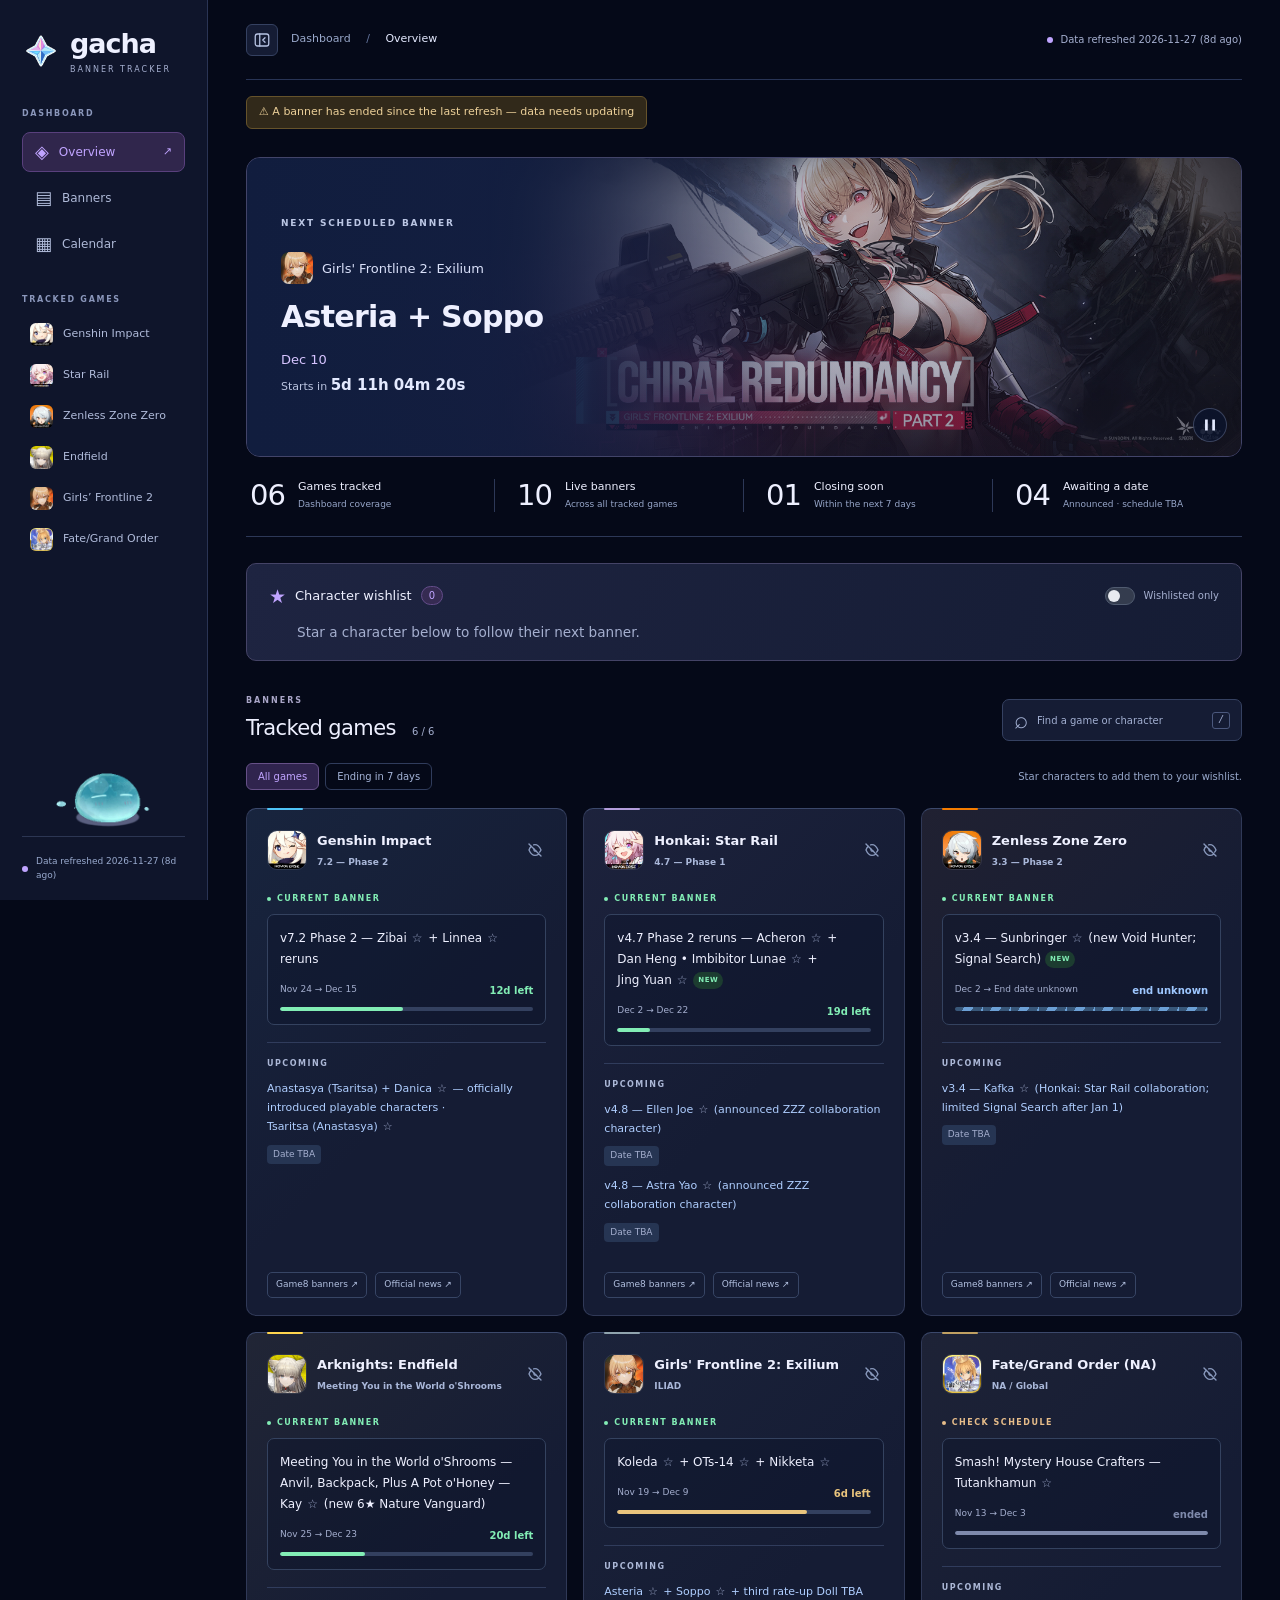
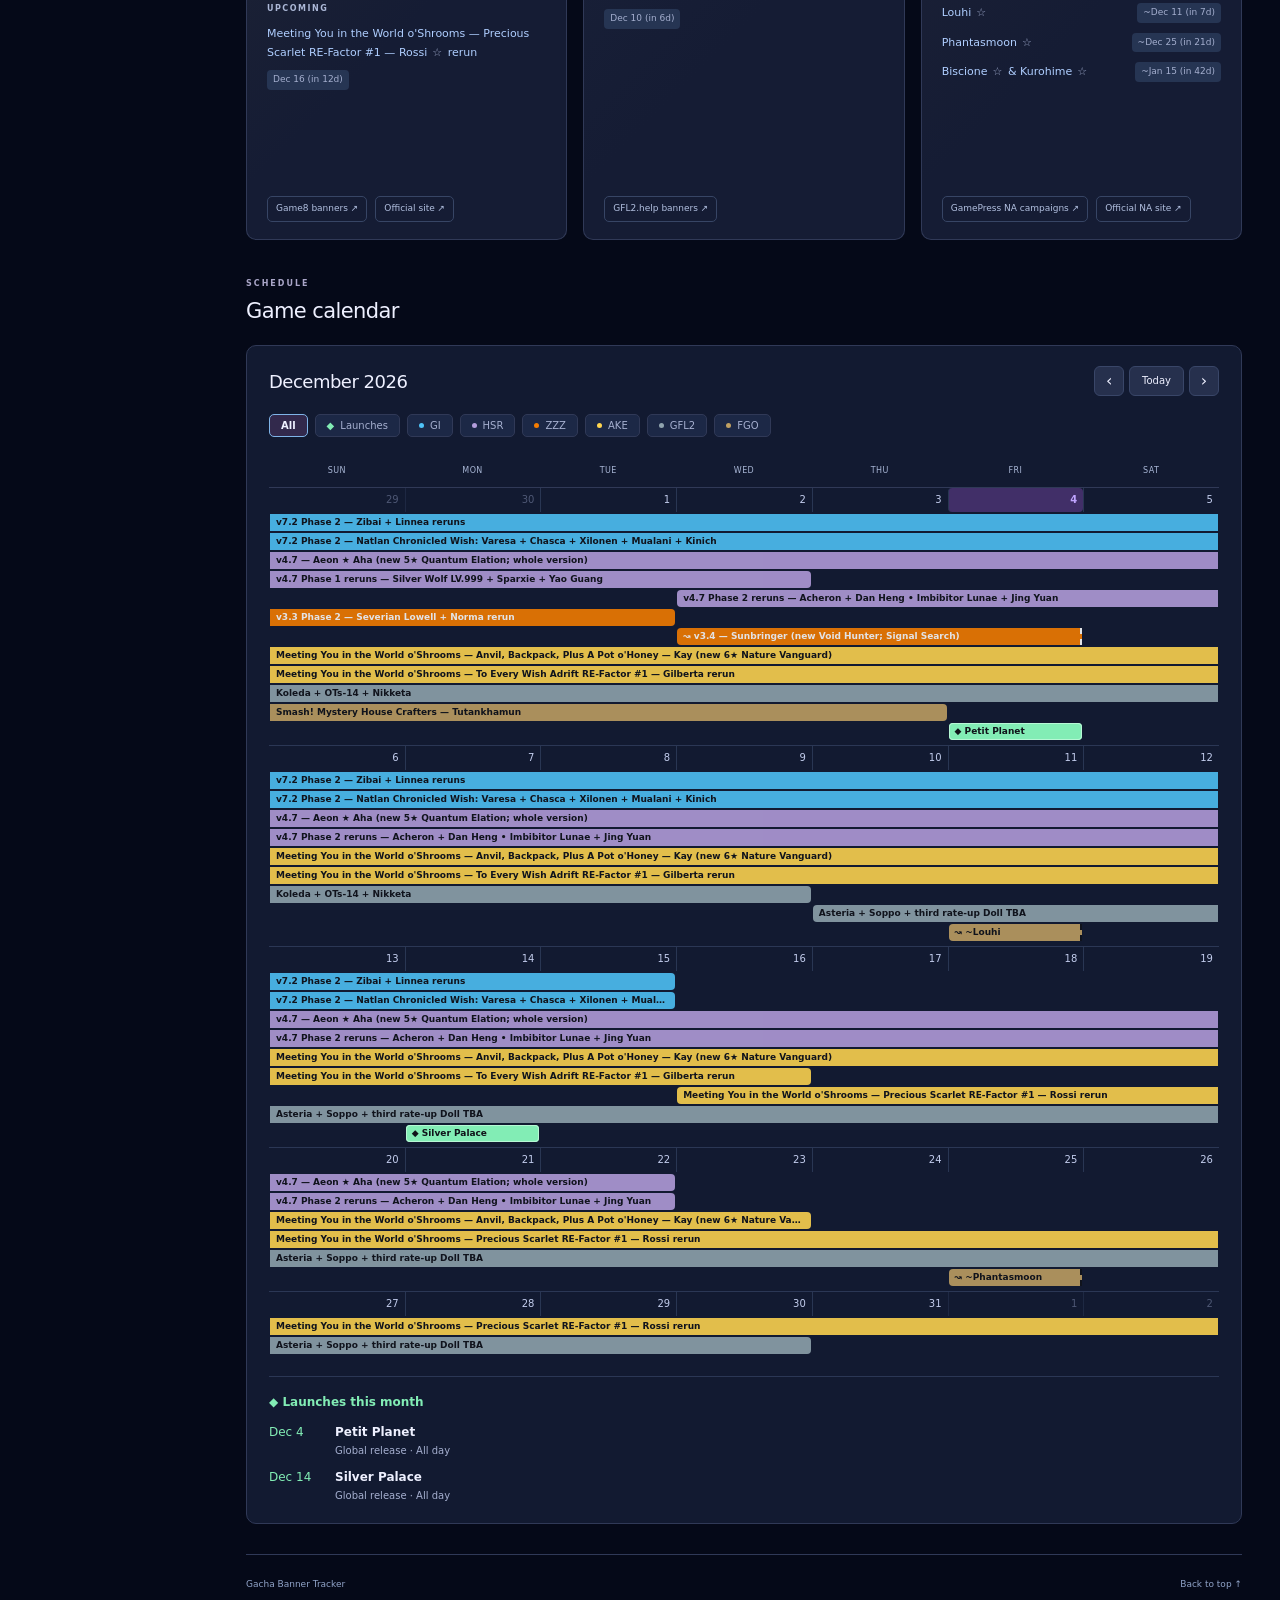
<file: index.html>
<!DOCTYPE html>
<html lang="en">
<head>
<meta charset="UTF-8">
<meta name="viewport" content="width=device-width, initial-scale=1.0">
<title>Gacha Banner Tracker</title>
<link rel="icon" type="image/png" sizes="64x64" href="assets/primogem-favicon.png">
<script defer src="https://cloud.umami.is/script.js" data-website-id="9a27ab70-b7f9-4a97-ad02-49ae5259eb6a"></script>
<style>
  :root {
    --bg: #0f1117;
    --card: #181c26;
    --card-border: #262c3a;
    --text: #e8eaf0;
    --muted: #8a91a3;
    --green: #4caf7d;
    --amber: #e0a93e;
    --red: #e05c5c;
    --gray: #5a617a;
    --current-text: #ffffff;
    --upcoming-text: #9ecbff;
    --leaked-text: #d5b5f5;
  }
  * { box-sizing: border-box; margin: 0; padding: 0; }
  body {
    background: var(--bg);
    color: var(--text);
    font-family: "Segoe UI", system-ui, sans-serif;
    padding: 24px;
    min-height: 100vh;
  }
  header {
    display: flex; align-items: baseline; gap: 16px; flex-wrap: wrap;
    margin-bottom: 20px;
  }
  h1 { font-size: 1.4rem; font-weight: 600; }
  .site-title { display: flex; align-items: center; gap: 8px; }
  .site-title-icon { width: 30px; height: 30px; object-fit: contain; flex: none; }
  .updated { color: var(--muted); font-size: 0.85rem; }
  .stale-warn {
    background: #3a2a1a; color: #f0b860; border: 1px solid #5a4020;
    padding: 4px 10px; border-radius: 6px; font-size: 0.8rem;
  }
  .grid {
    display: grid;
    grid-template-columns: repeat(auto-fill, minmax(360px, 1fr));
    grid-auto-rows: 1fr;
    gap: 16px;
  }
  .card {
    background: var(--card);
    border: 1px solid var(--card-border);
    border-radius: 12px;
    padding: 16px 18px;
    border-top: 3px solid var(--accent, var(--gray));
    display: flex;
    flex-direction: column;
  }
  .card h2 { font-size: 1.05rem; font-weight: 700; color: #ffffff; display: flex; align-items: center; gap: 8px; }
  .gicon { width: 22px; height: 22px; border-radius: 5px; flex: none; }
  .card-hide {
    display: inline-flex; align-items: center; justify-content: center; flex: none;
    width: 25px; height: 25px; padding: 0; border: 0; border-radius: 6px;
    background: transparent; color: var(--muted); cursor: pointer;
  }
  .card-hide svg { width: 16px; height: 16px; }
  .card-hide:hover { color: var(--text); background: #252c3b; }
  .card-hide:focus-visible, .hidden-games-toggle:focus-visible, .hidden-game-show:focus-visible,
  .hidden-games-show-all:focus-visible, .dashboard-toast button:focus-visible {
    outline: 2px solid #fff; outline-offset: 2px;
  }
  .ver {
    font-size: 0.72rem; color: var(--muted); background: #222838;
    padding: 2px 8px; border-radius: 10px; white-space: nowrap;
  }
  .banner { margin-top: 12px; }
  .banner-title { font-size: 0.92rem; margin-bottom: 6px; color: var(--current-text); }
  .meta { display: flex; justify-content: space-between; font-size: 0.78rem; color: var(--muted); margin-bottom: 4px; }
  .days { font-weight: 700; }
  .days.ok { color: var(--green); }
  .days.soon { color: var(--amber); }
  .days.urgent { color: var(--red); }
  .days.ended { color: var(--gray); }
  .days.upcoming { color: #7fb4e8; }
  .days.unknown { color: #9ec7ff; }
  .bar { height: 6px; background: #232938; border-radius: 3px; overflow: hidden; }
  .bar-fill { height: 100%; border-radius: 3px; transition: width 0.3s; }
  .bar-fill.unknown {
    width: 100%;
    background: repeating-linear-gradient(120deg, #385779 0 8px, #6b9fd5 8px 16px);
    background-size: 28px 100%;
    animation: unknown-slide 1.4s linear infinite;
  }
  @keyframes unknown-slide { to { background-position: 28px 0; } }
  @media (prefers-reduced-motion: reduce) { .bar-fill.unknown { animation: none; } }
  .upcoming { margin-top: 12px; padding-top: 10px; border-top: 1px dashed var(--card-border); }
  .upcoming h3 { font-size: 0.72rem; text-transform: uppercase; letter-spacing: 0.08em; color: var(--upcoming-text); margin-bottom: 6px; }
  .upcoming li {
    list-style: none; font-size: 0.85rem; margin-bottom: 4px;
    display: flex; justify-content: space-between; gap: 10px; color: var(--upcoming-text);
  }
  .upcoming .when { color: var(--muted); font-size: 0.78rem; white-space: nowrap; }
  .leaks { margin-top: 12px; padding-top: 10px; border-top: 1px dashed var(--card-border); }
  .leaks h3 { font-size: 0.72rem; text-transform: uppercase; letter-spacing: 0.08em; color: var(--leaked-text); margin-bottom: 6px; }
  .leaks li { list-style: none; font-size: 0.85rem; margin-bottom: 9px; color: var(--leaked-text); }
  .leak-meta { display: flex; flex-wrap: wrap; align-items: center; gap: 5px 8px; margin-top: 4px; font-size: 0.73rem; color: var(--muted); }
  .leak-meta a { color: #7fb4e8; }
  .confidence { padding: 2px 6px; border-radius: 4px; background: #232938; }
  .confidence.medium { color: #c4b5fd; }
  .confidence.low { color: #c2c8d2; }
  .confidence.high { color: #93c5fd; }
  .check {
    margin-top: 12px; padding: 10px; background: #2a2030; border: 1px solid #4a3050;
    border-radius: 8px; font-size: 0.85rem; color: #d8a0e8;
  }
  .links { margin-top: auto; padding-top: 12px; display: flex; gap: 10px; flex-wrap: wrap; }
  .links a {
    font-size: 0.78rem; color: #7fb4e8; text-decoration: none;
    background: #1d2433; padding: 3px 10px; border-radius: 6px;
  }
  .links a:hover { background: #243048; }
  .ending-badge {
    font-size: 0.68rem; background: #4a2222; color: #f08080;
    padding: 2px 8px; border-radius: 10px; font-weight: 600;
  }
  .new-badge {
    font-size: 0.68rem; background: #1d3a2a; color: #6fe0a0;
    padding: 2px 8px; border-radius: 10px; font-weight: 600;
  }
  .calendar-section { margin-top: 28px; }
  .calendar-section > h2 {
    font-size: 1.05rem; font-weight: 600; margin-bottom: 12px;
  }
  .cal-card {
    background: var(--card);
    border: 1px solid var(--card-border);
    border-radius: 12px;
    padding: 14px 16px;
  }
  .cal-header { display: flex; align-items: center; justify-content: space-between; margin-bottom: 10px; }
  .cal-header h3 { font-size: 0.95rem; font-weight: 600; }
  .cal-nav { display: flex; gap: 6px; }
  .cal-nav button {
    width: 28px; height: 28px; border-radius: 6px; cursor: pointer;
    background: #222838; border: 1px solid var(--card-border); color: var(--text);
    font-size: 1rem; line-height: 1;
  }
  .cal-nav button:hover { background: #2c3550; }
  .cal-filters { display: flex; gap: 6px; flex-wrap: wrap; margin-bottom: 10px; }
  .cal-filter {
    display: flex; align-items: center; gap: 6px;
    font-size: 0.75rem; font-family: inherit; color: var(--muted); cursor: pointer;
    background: #1d2433; border: 1px solid var(--card-border); border-radius: 14px;
    padding: 3px 11px;
  }
  .cal-filter:hover { background: #243048; color: var(--text); }
  .cal-filter.active {
    background: #222d45; color: var(--text); font-weight: 600;
    border-color: var(--chip, #7fb4e8);
  }
  .cal-dows, .cal-week { display: grid; grid-template-columns: repeat(7, 1fr); }
  .cal-dow {
    font-size: 0.65rem; text-transform: uppercase; letter-spacing: 0.05em;
    color: var(--muted); text-align: center; padding: 4px 0;
    border-bottom: 1px solid var(--card-border);
  }
  .cal-week { border-bottom: 1px solid #1f2430; padding-bottom: 5px; align-content: start; }
  .cal-week:last-child { border-bottom: none; padding-bottom: 0; }
  .cal-daynum {
    grid-row: 1; text-align: right; font-size: 0.75rem;
    padding: 4px 6px 3px; min-height: 24px;
    border-left: 1px solid #1f2430;
  }
  .cal-daynum:first-child { border-left: none; }
  .cal-daynum.other { color: var(--gray); opacity: 0.55; }
  .cal-daynum.today { background: #2a3450; border-radius: 4px; font-weight: 700; }
  .cal-bar {
    height: 17px; line-height: 17px; margin: 2px 1px 0;
    padding: 0 6px; font-size: 0.68rem; font-weight: 600;
    white-space: nowrap; overflow: hidden; text-overflow: ellipsis;
    cursor: default;
  }
  .cal-bar.starts { border-top-left-radius: 4px; border-bottom-left-radius: 4px; }
  .cal-bar.ends { border-top-right-radius: 4px; border-bottom-right-radius: 4px; }
  .cal-bar.unknown-end {
    border-right: 2px dashed currentColor;
    background-image: repeating-linear-gradient(120deg, transparent 0 7px, rgba(255,255,255,0.25) 7px 12px);
  }
  .cal-dot { width: 5px; height: 5px; border-radius: 50%; flex: none; }
  #cal-tooltip {
    position: fixed; z-index: 10; display: none;
    background: #1d2433; border: 1px solid #3a4258; border-radius: 8px;
    padding: 8px 10px; font-size: 0.78rem; max-width: 280px;
    box-shadow: 0 4px 16px rgba(0,0,0,0.5); pointer-events: none;
  }
  #cal-tooltip .tt-date { color: var(--muted); font-size: 0.7rem; margin-bottom: 5px; }
  #cal-tooltip .tt-row {
    display: flex; align-items: baseline; gap: 6px; margin-top: 3px;
  }
  #cal-tooltip .tt-row .cal-dot { position: relative; top: -1px; }
</style>
<style>
  .wishlist-panel { background: var(--card); border: 1px solid var(--card-border); border-radius: 12px; padding: 16px 18px; margin-bottom: 20px; }
  .wishlist-panel h2 { font-size: 1rem; margin-bottom: 8px; }
  .wishlist-panel p, .wishlist-panel label { font-size: .85rem; color: var(--muted); }
  .wish-group { margin: 10px 0; }

  .wish-header { display: flex; align-items: center; justify-content: space-between; flex-wrap: wrap; gap: 12px; }
  .wish-header h2 { display: flex; align-items: center; gap: 9px; margin: 0; }
  .wish-heading-star { color: #ffe09a; }
  #wish-count { color: #ffe09a; background: #342d20; border: 1px solid #51432a; border-radius: 20px; padding: 2px 8px; font-size: .72rem; }
  .wish-filter { display: inline-flex; align-items: center; gap: 8px; cursor: pointer; }
  .wish-filter input { appearance: none; position: relative; width: 30px; height: 18px; background: #343c4e; border: 1px solid #505b70; border-radius: 20px; cursor: pointer; }
  .wish-filter input::after { content: ''; position: absolute; width: 12px; height: 12px; top: 2px; left: 2px; background: #e8eaf0; border-radius: 50%; }
  .wish-filter input:checked { background: #80642e; border-color: #cfa34c; }
  .wish-filter input:checked::after { left: 14px; background: #ffe09a; }
  .wish-empty-state { padding: 24px 12px 12px; text-align: center; }
  .wish-empty-state strong { display: block; color: var(--text); margin-bottom: 6px; font-size: .9rem; }
  .wish-tabs { display: flex; gap: 5px; margin-top: 12px; padding: 3px; width: fit-content; max-width: 100%; overflow-x: auto; background: #131822; border: 1px solid #252c3a; border-radius: 9px; }
  .wish-tab { display: inline-flex; align-items: center; gap: 6px; border: 0; border-radius: 6px; padding: 5px 10px; white-space: nowrap; background: transparent; color: var(--muted); font: inherit; font-size: .75rem; cursor: pointer; }
  .wish-tab:hover { color: var(--text); background: #202736; }
  .wish-tab[aria-selected="true"] { color: var(--text); background: #2a3243; box-shadow: 0 1px 4px #0005; }
  .wish-tab[data-wish-tab="live"][aria-selected="true"] { color: #82edb5; }
  .wish-tab[data-wish-tab="soon"][aria-selected="true"] { color: #a9d1ff; }
  .wish-tab-count { min-width: 18px; padding: 1px 5px; border-radius: 9px; background: #171c26; color: currentColor; text-align: center; font-size: .65rem; }
  .wish-tab:focus-visible { outline: 2px solid #fff; outline-offset: 2px; }
  .wish-tab-empty { margin: 13px 3px 2px; color: var(--muted); font-size: .78rem; }
  .wish-clusters { display: flex; flex-wrap: wrap; gap: 8px; margin-top: 12px; }
  .wish-cluster { display: inline-flex; align-items: center; flex-wrap: wrap; gap: 6px; min-width: 0; padding: 5px 6px; border: 1px solid #2d3545; border-left: 2px solid var(--accent, #5a617a); border-radius: 9px; background: #141923; }
  .wish-cluster-game { display: inline-flex; align-items: center; gap: 6px; padding: 0 4px 0 1px; color: #b4bbca; font-size: .7rem; font-weight: 700; letter-spacing: .03em; }
  .wish-cluster-game img { width: 20px; height: 20px; border-radius: 5px; }
  .wish-cluster-list { display: flex; flex-wrap: wrap; gap: 5px; padding: 0; list-style: none; }
  .wish-chip { position: relative; display: inline-flex; align-items: center; gap: 5px; max-width: 100%; padding: 3px 7px 3px 3px; border: 1px solid #343d4f; border-radius: 16px; background: linear-gradient(135deg, #252938, #1b202c); box-shadow: inset 0 1px rgba(255,255,255,.04); }
  .wish-chip:hover, .wish-chip:focus-within { border-color: var(--accent, #ffe09a); box-shadow: 0 0 12px color-mix(in srgb, var(--accent, #ffe09a) 18%, transparent); }
  .wish-chip-name { min-width: 0; overflow-wrap: anywhere; font-size: .78rem; font-weight: 600; }
  .wish-chip > .wish-star { flex: none; margin: 0; padding: 3px 5px; border-radius: 50%; }
  .wish-chip-status { flex: none; font-size: .62rem; line-height: 1.35; padding: 1px 5px; border-radius: 9px; color: #b4bbca; background: #2a303e; }
  @media (max-width: 440px) { .wish-cluster { width: 100%; } }
  .wish-chip-status.live { color: #82edb5; background: #1c3c30; }
  .wish-chip-status.scheduled { color: #a9d1ff; background: #243950; }
  .wish-character { display: inline; }
  .wish-star { border: 0; border-radius: 4px; background: transparent; color: var(--muted); padding: 0 3px; margin-left: 2px; font: inherit; font-size: 1rem; line-height: 1.2; cursor: pointer; vertical-align: baseline; }
  .wish-star[aria-pressed="true"] { color: #ffe09a; }
  .wish-star:hover { color: #ffe09a; background: #382d1a; }
  .wish-star:focus-visible, #wish-only:focus-visible { outline: 2px solid #fff; outline-offset: 3px; }
  .cal-bar.wish-match { box-shadow: inset 3px 0 var(--amber); padding-left: 8px; }
  .cal-bar.wish-match { outline: 2px solid #ffe09a; outline-offset: -2px; }
  #wish-status { margin-top: 8px; color: #f0b860; }
  #wish-empty { padding: 16px 0; color: var(--muted); }
  .dashboard-toolbar { display: flex; justify-content: flex-end; margin: -8px 0 10px; }
  .hidden-games-menu { position: relative; }
  .hidden-games-toggle {
    border: 1px solid var(--card-border); border-radius: 8px; padding: 6px 10px;
    background: #1d2433; color: var(--muted); font: inherit; font-size: 0.78rem; cursor: pointer;
  }
  .hidden-games-toggle:hover, .hidden-games-toggle[aria-expanded="true"] { background: #263047; color: var(--text); }
  .hidden-games-popover {
    position: absolute; z-index: 20; right: 0; top: calc(100% + 6px); width: min(300px, calc(100vw - 24px));
    padding: 8px; border: 1px solid #394258; border-radius: 10px; background: #1a202d;
    box-shadow: 0 12px 30px rgba(0, 0, 0, .35);
  }
  .hidden-games-list { list-style: none; display: grid; gap: 3px; }
  .hidden-games-list li { display: flex; align-items: center; gap: 8px; min-width: 0; padding: 5px 6px; }
  .hidden-game-icon { width: 20px; height: 20px; border-radius: 5px; flex: none; }
  .hidden-game-name { overflow: hidden; text-overflow: ellipsis; white-space: nowrap; flex: 1; font-size: 0.83rem; }
  .hidden-game-show, .hidden-games-show-all {
    border: 0; border-radius: 6px; padding: 5px 8px; background: #2b354a;
    color: var(--text); font: inherit; font-size: 0.76rem; cursor: pointer;
  }
  .hidden-game-show:hover, .hidden-games-show-all:hover { background: #394660; }
  .hidden-games-footer { display: flex; align-items: center; justify-content: flex-end; gap: 8px; margin-top: 5px; padding: 7px 6px 1px; border-top: 1px solid var(--card-border); }
  .hidden-games-warning { flex: 1; color: var(--amber); font-size: 0.7rem; line-height: 1.3; }
  .dashboard-toast {
    position: fixed; z-index: 50; right: 20px; bottom: 20px; display: flex; align-items: center; gap: 12px;
    max-width: calc(100vw - 24px); padding: 10px 12px; border: 1px solid #46516a; border-radius: 9px;
    background: #222a3a; color: var(--text); box-shadow: 0 10px 28px rgba(0, 0, 0, .38); font-size: 0.84rem;
  }
  .dashboard-toast button { border: 0; background: transparent; color: #9ecbff; font: inherit; font-weight: 700; cursor: pointer; }
  [hidden] { display: none !important; }
  @media (max-width: 440px) { body { padding: 12px; } .grid { grid-template-columns: minmax(0, 1fr); } .card h2 { flex-wrap: wrap; } .dashboard-toast { right: 12px; bottom: 12px; } }
</style>
<link rel="stylesheet" href="dashboard-ui.css?v=20261001-slime">
</head>
<body>
<a class="skip-link" href="#dashboard">Skip to dashboard</a>
<aside class="sidebar" id="dashboard-sidebar" aria-label="Dashboard navigation">
  <a class="brand" href="#dashboard"><img src="assets/primogem.png" alt=""><span>gacha<span class="brand-sub">BANNER TRACKER</span></span></a>
  <div class="nav-caption">DASHBOARD</div>
  <nav class="side-nav">
    <a class="active" href="#dashboard" aria-current="location"><span aria-hidden="true">◈</span> Overview <span class="nav-arrow" aria-hidden="true">↗</span></a>
    <a href="#banners"><span aria-hidden="true">▤</span> Banners</a>
    <a href="#calendar"><span aria-hidden="true">▦</span> Calendar</a>
  </nav>
  <div class="nav-caption games-caption">TRACKED GAMES</div>
  <nav class="universe-nav" id="universe-nav" aria-label="Jump to a game"></nav>
  <div class="sidebar-bottom">
    <div class="sidebar-slime" aria-hidden="true">
      <img id="sidebar-slime-image" src="assets/sidebar-slime.webp" width="112" height="112" alt="" decoding="async">
    </div>
    <div class="sidebar-footer"><span class="status-dot" aria-hidden="true"></span><span id="sidebar-updated"></span></div>
  </div>
</aside>
<main class="main-content" id="dashboard">
<header class="topbar">
  <div class="topbar-start"><button class="sidebar-toggle" id="sidebar-toggle" type="button" aria-label="Collapse sidebar" title="Collapse sidebar" aria-expanded="true" aria-controls="dashboard-sidebar"><svg viewBox="0 0 24 24" fill="none" stroke="currentColor" stroke-width="1.7" stroke-linecap="round" stroke-linejoin="round" aria-hidden="true"><rect x="3" y="4" width="18" height="16" rx="3"/><path d="M9 4v16"/><path class="sidebar-chevron" d="m16 9-3 3 3 3"/></svg></button><div class="breadcrumb">Dashboard <span aria-hidden="true">/</span> <strong>Overview</strong></div></div>
  <div class="refresh-info"><span class="status-dot" aria-hidden="true"></span><span class="updated" id="updated"></span></div>
</header>
<div class="stale-container">
  <span class="stale-warn" id="stale" style="display:none"></span>
</div>
<section class="hero" aria-labelledby="next-banner-label">
  <div class="hero-content"><div class="hero-summary" id="hero-summary"></div></div>
  <img class="hero-art" id="hero-art" alt="" aria-hidden="true" hidden decoding="async">
</section>
<section class="pulse-strip" aria-label="Banner schedule summary" id="pulse-strip"></section>
<section class="wishlist-panel" id="wishlist" aria-labelledby="wish-heading">
  <div class="wish-header">
    <h2 id="wish-heading"><span class="wish-heading-star" aria-hidden="true">★</span> Character wishlist <span id="wish-count"></span></h2>
    <label class="wish-filter" title="Filter game cards and calendar to wishlisted characters"><input id="wish-only" type="checkbox" aria-label="Wishlisted only — cards and calendar"> Wishlisted only</label>
  </div>
  <div id="wish-list"></div>
  <p id="wish-status" role="status"></p>
</section>
<section class="banners-section" id="banners" aria-labelledby="banners-heading">
<div class="section-heading"><div><div class="eyebrow">BANNERS</div><h2 id="banners-heading">Tracked games <span id="visible-game-count"></span></h2></div><label class="search-field"><span aria-hidden="true">⌕</span><input id="game-search" type="search" placeholder="Find a game or character" aria-label="Search games and characters"><kbd aria-hidden="true">/</kbd></label></div>
<div class="lineup-toolbar"><div class="lineup-filters" role="group" aria-label="Filter dashboard games"><button type="button" class="lineup-filter active" data-lineup="all" aria-pressed="true">All games</button><button type="button" class="lineup-filter" data-lineup="soon" aria-pressed="false">Ending in 7 days</button></div><span class="lineup-hint">Star characters to add them to your wishlist.</span></div>
<p id="wish-empty" hidden>No matching game cards. Star a character or turn off “Wishlisted only”.</p>
<p id="search-empty" class="search-empty" role="status" hidden>No games match this search or filter. Try another name or choose All games.</p>
<div class="dashboard-toolbar" id="hidden-games-controls" hidden>
  <div class="hidden-games-menu">
    <button class="hidden-games-toggle" id="hidden-games-toggle" type="button" aria-expanded="false" aria-controls="hidden-games-popover">Hidden games (<span id="hidden-games-count">0</span>)</button>
    <div class="hidden-games-popover" id="hidden-games-popover" hidden aria-label="Hidden dashboard games"></div>
  </div>
</div>
<div class="grid" id="grid"></div>
</section>
<section class="calendar-section" id="calendar" aria-labelledby="calendar-heading">
  <div class="section-heading"><div><div class="eyebrow">SCHEDULE</div><h2 id="calendar-heading">Game calendar</h2></div></div>
  <div class="cal-card">
    <div class="cal-header">
      <h3 id="cal-title"></h3>
      <div class="cal-nav">
        <button id="cal-prev" aria-label="Previous month">‹</button>
        <button id="cal-today" type="button">Today</button>
        <button id="cal-next" aria-label="Next month">›</button>
      </div>
    </div>
    <div class="cal-filters" id="cal-filters"></div>
    <div class="cal-dows">
      <div class="cal-dow">Sun</div><div class="cal-dow">Mon</div><div class="cal-dow">Tue</div>
      <div class="cal-dow">Wed</div><div class="cal-dow">Thu</div><div class="cal-dow">Fri</div>
      <div class="cal-dow">Sat</div>
    </div>
    <div id="cal-weeks"></div>
    <div class="cal-launches" id="cal-launches" hidden></div>
  </div>
</section>
<footer class="page-footer"><span>Gacha Banner Tracker</span><a href="#dashboard">Back to top ↑</a></footer>
</main>
<div id="cal-tooltip"></div>
<div class="dashboard-toast" id="dashboard-toast" role="status" aria-live="polite" hidden>
  <span id="dashboard-toast-message"></span><button id="undo-game-hide" type="button">Undo</button>
</div>

<!-- Load data.js with a unique query so HTTP-served pages never show stale data (no-op on file://) -->
<script>document.write('<script src="data.js?v=' + Date.now() + '"><\/script>')</script>
<script>document.write('<script src="schedule-data.js?v=' + Date.now() + '"><\/script>')</script>
<script src="wishlist.js"></script>
<script src="game-visibility.js"></script>
<script>
(function () {
  const data = window.GACHA_DATA;
  const now = new Date();
  const DAY = 86400000;
  const parse = s => new Date(s + "T00:00:00");
  const fmt = s => parse(s).toLocaleDateString(undefined, { month: "short", day: "numeric" });
  const wishlist = window.GachaWishlist.create({
    getItem: key => window.localStorage.getItem(key),
    setItem: (key, value) => window.localStorage.setItem(key, value)
  });
  const gameVisibility = window.GachaGameVisibility.create({
    getItem: key => window.localStorage.getItem(key),
    setItem: (key, value) => window.localStorage.setItem(key, value)
  });
  let wishlistTab = 'live';
  const esc = value => String(value).replace(/[&<>"']/g, c => ({ '&': '&amp;', '<': '&lt;', '>': '&gt;', '"': '&quot;', "'": '&#39;' }[c]));
  const allEntries = g => [...(g.banners || []), ...(g.upcoming || []), ...(g.leaks || [])];
  const wishAttrs = entry => `data-wish-ids="${esc((entry.characterIds || []).join(' '))}"`;
  const wishStar = (g, id) => {
    const name = esc(g.characters?.[id] || id);
    return `<button type="button" class="wish-star" data-wish-id="${esc(id)}" data-name="${name}" aria-label="Add ${name} to wishlist" title="Add ${name} to wishlist" aria-pressed="false">☆</button>`;
  };
  const wishName = (g, id) => `<span class="wish-character">${esc(g.characters?.[id] || id)}${wishStar(g, id)}</span>`;
  // IDs define identity; name matching only places controls inside the display title.
  const wishTitle = (g, entry) => {
    const title = entry.title;
    const matches = (entry.characterIds || []).map(id => ({ id, name: g.characters?.[id] }))
      .map(item => ({ ...item, index: item.name ? title.indexOf(item.name) : -1 }))
      .sort((a, b) => a.index - b.index || b.name?.length - a.name?.length);
    let result = '', cursor = 0;
    const remaining = [];
    for (const item of matches) {
      if (item.index < cursor) { remaining.push(item.id); continue; }
      result += esc(title.slice(cursor, item.index)) + wishName(g, item.id);
      cursor = item.index + item.name.length;
    }
    return result + esc(title.slice(cursor)) + remaining.map(id => ' · ' + wishName(g, id)).join('');
  };

  // Pick the single banner a card should show right now. A null/missing end is a
  // genuine unknown end, not a one-day duration. Every dated upcoming entry is a
  // candidate, so it is promoted as soon as its start date arrives even when it
  // has no endDate. Prefer active banners, then the most recently ended banner,
  // then the earliest future banner.
  const pickBanner = g => {
    const cands = [];
    for (const b of (g.banners || [])) cands.push({ ...b, title: b.title, start: b.start, end: b.end ?? null });
    for (const u of (g.upcoming || [])) {
      if (u.date) cands.push({ ...u, title: u.title, start: u.date, end: u.endDate ?? null, approx: u.approx });
    }
    if (!cands.length) return null;
    const t = cands.map(c => ({
      ...c,
      s: parse(c.start),
      e: c.end ? new Date(parse(c.end).getTime() + DAY) : null
    }));
    const active = t.filter(c => c.s <= now && (!c.e || now < c.e)).sort((a, b) => b.s - a.s);
    if (active.length) return active[0];
    const ended = t.filter(c => c.e && c.e <= now).sort((a, b) => b.s - a.s);
    if (ended.length) return ended[0];
    return t.sort((a, b) => a.s - b.s)[0];
  };

  // Header: last-updated + staleness
  const updatedEl = document.getElementById("updated");
  const singaporeToday = new Intl.DateTimeFormat('en-CA', {
    timeZone: 'Asia/Singapore', year: 'numeric', month: '2-digit', day: '2-digit'
  }).format(now);
  const updAge = Math.round((Date.parse(singaporeToday) - Date.parse(data.lastUpdated)) / DAY);
  const refreshText = "Data refreshed " + data.lastUpdated +
    (updAge > 0 ? ` (${updAge}d ago)` : updAge === 0 ? " (today)" : "");
  updatedEl.textContent = refreshText;
  document.getElementById('sidebar-updated').textContent = refreshText;

  // Warn only when the banner actually on display has ended (a real gap with no
  // started successor) — auto-advanced cards don't need a "data stale" nudge.
  const anyEnded = data.games.some(g => {
    const p = pickBanner(g);
    return p?.end && new Date(parse(p.end).getTime() + DAY) <= now;
  });
  if (updAge > 10 || anyEnded) {
    const stale = document.getElementById("stale");
    stale.style.display = "";
    stale.textContent = anyEnded
      ? "⚠ A banner has ended since the last refresh — data needs updating"
      : "⚠ Data is " + updAge + " days old — consider refreshing";
  }

  const grid = document.getElementById("grid");
  for (const g of data.games) {
    const card = document.createElement("div");
    card.className = "card";
    card.style.setProperty("--accent", g.accent || "#5a617a");

    const icon = g.icon ? `<img class="gicon" src="${g.icon}" alt="" onerror="this.remove()">` : "";
    const hideIcon = `<svg viewBox="0 0 24 24" fill="none" stroke="currentColor" stroke-width="2" stroke-linecap="round" stroke-linejoin="round" aria-hidden="true" focusable="false"><path d="M3 3l18 18"/><path d="M10.6 10.7a2 2 0 0 0 2.7 2.7"/><path d="M9.9 4.2A10.7 10.7 0 0 1 12 4c5.5 0 9 8 9 8a17.5 17.5 0 0 1-2.1 3.2"/><path d="M6.6 6.6C4.2 8.2 3 12 3 12s3.5 8 9 8a9.8 9.8 0 0 0 5.4-1.6"/></svg>`;
    let html = `<h2><span class="game-name">${esc(g.name)}</span><button class="card-hide" type="button" data-hide-game="${esc(g.short)}" aria-label="Hide ${esc(g.name)} from dashboard" title="Hide ${esc(g.name)} from dashboard">${hideIcon}</button>${icon}<span class="ver">${esc(g.version || "")}</span></h2>`;

    const pb = pickBanner(g);
    if (pb) {
      const start = parse(pb.start);
      const endKnown = Boolean(pb.end);
      const endOfDay = endKnown ? new Date(parse(pb.end).getTime() + DAY) : null;
      const daysLeft = endKnown ? Math.ceil((endOfDay - now) / DAY) : null;
      const total = endKnown ? endOfDay - start : null;
      const pct = endKnown ? Math.min(100, Math.max(0, ((now - start) / total) * 100)) : 100;

      let cls = endKnown ? "ok" : "unknown";
      let label = endKnown ? daysLeft + "d left" : "end unknown";
      let badge = "";
      if (now < start) { cls = "upcoming"; label = "starts in " + Math.ceil((start - now) / DAY) + "d"; }
      else if (endKnown && daysLeft <= 0) { cls = "ended"; label = "ended"; }
      else if (endKnown && daysLeft <= 3) { cls = "urgent"; label = daysLeft + "d left"; badge = `<span class="ending-badge">ENDING SOON</span>`; }
      else if (endKnown && daysLeft <= 7) { cls = "soon"; }
      const isNew = now >= start && (now - start) / DAY <= 3 && (!endKnown || daysLeft > 0);
      if (isNew) badge += ` <span class="new-badge">NEW</span>`;

      const barColor = cls === "urgent" ? "var(--red)" : cls === "soon" ? "var(--amber)" : cls === "ended" ? "var(--gray)" : cls === "upcoming" ? "#7fb4e8" : "var(--green)";
      const dateRange = endKnown ? `${fmt(pb.start)} → ${fmt(pb.end)}` : `${fmt(pb.start)} → End date unknown`;
      const barFill = endKnown
        ? `<div class="bar-fill" style="width:${pct}%;background:${barColor}"></div>`
        : `<div class="bar-fill unknown"></div>`;
      html += `
        <div class="banner" ${wishAttrs(pb)}>
          <div class="banner-title">${wishTitle(g, pb)} ${badge}</div>
          <div class="meta">
            <span>${dateRange}</span>
            <span class="days ${cls}">${label}</span>
          </div>
          <div class="bar">${barFill}</div>
        </div>`;
    }

    if (g.needsCheck) {
      html += `<div class="check">🔍 No tracked banner data — check manually via the links below.</div>`;
    }

    // Announced entries without dates stay here until a start date is confirmed.
    // Dated entries move to the bar above once their start date arrives.
    const futureUp = (g.upcoming || []).filter(u => !u.date || parse(u.date) > now);
    if (futureUp.length) {
      html += `<div class="upcoming"><h3>Upcoming</h3><ul>`;
      for (const u of futureUp) {
        const inDays = u.date ? Math.ceil((parse(u.date) - now) / DAY) : null;
        const when = u.date
          ? (u.approx ? "~" : "") + fmt(u.date) + (inDays > 0 ? ` (in ${inDays}d)` : "")
          : "Date TBA";
        html += `<li ${wishAttrs(u)}><span>${wishTitle(g, u)}</span><span class="when">${when}</span></li>`;
      }
      html += `</ul></div>`;
    }

    // Leaks are display-only: never candidates for promotion or calendar spans.
    if (!['GFL2', 'FGO'].includes(g.short) && g.leaks?.length) {
      html += `<div class="leaks"><h3>Leaked / Unconfirmed</h3><ul>`;
      for (const leak of g.leaks) {
        html += `<li ${wishAttrs(leak)}><span>${wishTitle(g, leak)}</span><div class="leak-meta">` +
          `<span>Rumoured for ${leak.version}</span>` +
          `<span class="confidence ${leak.confidence}" title="${leak.confidenceReason}">${leak.confidence[0].toUpperCase() + leak.confidence.slice(1)} confidence</span>` +
          `<a href="${leak.sourceUrl}" target="_blank" rel="noopener">Source ↗</a>` +
          `<span>Checked ${fmt(leak.checkedAt)}</span></div></li>`;
      }
      html += `</ul></div>`;
    }

    if ((g.links || []).length) {
      html += `<div class="links">` +
        g.links.map(l => `<a href="${l.url}" target="_blank" rel="noopener">${l.label} ↗</a>`).join("") +
        `</div>`;
    }

    card.innerHTML = html;
    grid.appendChild(card);
  }

  // ---- Calendar overview ----
  // Flat list of spans. Null ends remain explicitly open-ended; they are never
  // coerced into fake one-day calendar entries.
  // Open-ended collabs stay on cards but do not occupy calendar lanes. Recognize
  // labelled titles as well as metadata so older/refreshed entries follow the rule.
  const calendarEligible = (entry, end) => Boolean(end) ||
    !(entry.collab === true || /\bcollab(?:oration)?\b/i.test(entry.title || ""));
  const calItems = [];
  for (const g of data.games) {
    const accent = g.accent || "#5a617a";
    for (const b of (g.banners || []).filter(b => calendarEligible(b, b.end)))
      calItems.push({ characterIds: b.characterIds, name: g.name, accent, title: b.title, start: parse(b.start), end: b.end ? parse(b.end) : null, banner: true, unknownEnd: !b.end });
    for (const u of (g.upcoming || []).filter(u => u.date && calendarEligible(u, u.endDate)))
      calItems.push({ characterIds: u.characterIds, name: g.name, accent, title: u.title, start: parse(u.date), end: u.endDate ? parse(u.endDate) : null, approx: u.approx, unknownEnd: !u.endDate });
  }
  // Launches are date milestones, not banners with a fabricated duration.
  const launchAccent = "#82edb5";
  const launchFilter = "__launches__";
  for (const event of (window.GACHA_SCHEDULE?.events || [])) {
    if (event.type !== "launch" || !event.date) continue;
    calItems.push({ id: event.id, type: "launch", name: event.game,
      title: `${event.game} — ${event.region} release`, region: event.region,
      date: event.date, source: event.source, accent: launchAccent,
      start: parse(event.date), filter: launchFilter });
  }

  const fmtD = d => d.toLocaleDateString(undefined, { month: "short", day: "numeric" });
  const textOn = hex => {
    const n = parseInt(hex.slice(1), 16);
    const lum = 0.299 * (n >> 16 & 255) + 0.587 * (n >> 8 & 255) + 0.114 * (n & 255);
    return lum > 150 ? "#10131a" : "#fff";
  };
  const todayMid = new Date(now.getFullYear(), now.getMonth(), now.getDate());
  const calEnd = it => it.type === "launch" ? it.start :
    it.end || (it.start <= todayMid ? todayMid : it.start);

  let calY = now.getFullYear(), calM = now.getMonth();
  const calSel = new Set(); // selected game names or Launches; empty = show all
  const calTitle = document.getElementById("cal-title");
  const weeksEl = document.getElementById("cal-weeks");
  const launchesEl = document.getElementById("cal-launches");
  // Character wishlist filtering applies only to banners, not launch milestones.
  const calendarVisible = it => (!calSel.size || calSel.has(it.filter || it.name)) &&
    (it.type === "launch" || !document.getElementById('wish-only').checked || wishlist.has(it));

  const filtersEl = document.getElementById("cal-filters");
  filtersEl.innerHTML =
    `<button class="cal-filter active" type="button">All</button>` +
    `<button class="cal-filter" type="button" data-game="${launchFilter}" style="--chip:${launchAccent}"><span aria-hidden="true" style="color:var(--chip)">◆</span> Launches</button>` +
    data.games.map(g => {
      const accent = g.accent || "#5a617a";
      return `<button class="cal-filter" type="button" data-game="${g.name}" style="--chip:${accent}" title="${g.name}">` +
        `<span class="cal-dot" style="background:${accent}"></span>${g.short}</button>`;
    }).join("");
  filtersEl.addEventListener("click", e => {
    const btn = e.target.closest(".cal-filter");
    if (!btn) return;
    const game = btn.dataset.game;
    if (!game) calSel.clear();                 // "All" resets the selection
    else if (calSel.has(game)) calSel.delete(game);
    else calSel.add(game);
    filtersEl.querySelectorAll(".cal-filter").forEach(b =>
      b.classList.toggle("active", b.dataset.game ? calSel.has(b.dataset.game) : calSel.size === 0));
    renderCal();
  });

  function renderCal() {
    calTitle.textContent = new Date(calY, calM, 1).toLocaleDateString(undefined, { month: "long", year: "numeric" });
    const first = new Date(calY, calM, 1);
    const last = new Date(calY, calM + 1, 0);
    const gridStart = new Date(calY, calM, 1 - first.getDay());            // back to Sunday
    const gridEnd = new Date(calY, calM, last.getDate() + 6 - last.getDay()); // forward to Saturday
    let html = "";
    for (let ws = new Date(gridStart); ws <= gridEnd; ws.setDate(ws.getDate() + 7)) {
      const weekStart = new Date(ws);
      const weekEnd = new Date(ws); weekEnd.setDate(weekEnd.getDate() + 6);
      // Reserve height for the unfiltered lane count so filtering never shifts the layout
      let lanes = 0;
      for (const it of calItems) {
        const drawEnd = calEnd(it);
        if (!(drawEnd < weekStart || it.start > weekEnd)) lanes++;
      }
      // 24px day-number row + 19px per lane + 5px padding + 1px border (border-box)
      html += `<div class="cal-week" style="min-height:${30 + lanes * 19}px">`;
      for (let i = 0; i < 7; i++) {
        const d = new Date(weekStart); d.setDate(d.getDate() + i);
        const cls = ["cal-daynum"];
        if (d.getMonth() !== calM) cls.push("other");
        if (d.getTime() === todayMid.getTime()) cls.push("today");
        html += `<div class="${cls.join(" ")}">${d.getDate()}</div>`;
      }
      let row = 2; // row 1 holds the day numbers; each bar gets its own lane below
      calItems.forEach((it, idx) => {
        if (!calendarVisible(it)) return;
        const drawEnd = calEnd(it);
        if (drawEnd < weekStart || it.start > weekEnd) return;
        const s = it.start > weekStart ? it.start : weekStart;
        const e = drawEnd < weekEnd ? drawEnd : weekEnd;
        const col = Math.round((s - weekStart) / DAY) + 1;
        const colEnd = Math.round((e - weekStart) / DAY) + 2;
        const cls = ["cal-bar"];
        if (it.type === "launch") cls.push("cal-launch", "ends");
        if (wishlist.has(it)) cls.push('wish-match');
        if (it.start >= weekStart) cls.push("starts");
        if (it.unknownEnd) cls.push("unknown-end");
        else if (it.end && it.end <= weekEnd) cls.push("ends");
        const label = it.type === "launch" ? `◆ ${it.name}` :
          `${wishlist.has(it) ? "★ " : ""}${it.unknownEnd ? "↝ " : ""}${it.approx ? "~" : ""}${it.title}`;
        const detail = it.type === "launch" ? `${it.title} · ${it.date} · All day` : it.title;
        html += `<div class="${cls.join(" ")}" data-i="${idx}" tabindex="0" aria-label="${esc(detail)}" ` +
          `style="grid-row:${row++};grid-column:${col}/${colEnd};background:${it.accent};color:${textOn(it.accent)}">` +
          `${esc(label)}</div>`;
      });
      html += `</div>`;
    }
    weeksEl.innerHTML = html;
    const launches = calItems.filter(it => it.type === "launch" && calendarVisible(it) &&
      it.start >= first && it.start <= last).sort((a, b) => a.start - b.start);
    launchesEl.hidden = launches.length === 0;
    launchesEl.innerHTML = launches.length
      ? `<h4>◆ Launches this month</h4><ul>${launches.map(it =>
        `<li><time datetime="${esc(it.date)}">${esc(fmtD(it.start))}</time><span><strong>${esc(it.name)}</strong><small>${esc(it.region)} release · All day</small></span></li>`
      ).join("")}</ul>` : "";
    document.getElementById("cal-tooltip").style.display = "none";
  }
  renderCal();
  // Lock the weeks area to the current month's height so flipping to a
  // sparser month doesn't collapse the calendar (busier months can still grow)
  weeksEl.style.minHeight = weeksEl.offsetHeight + "px";

  document.getElementById("cal-prev").addEventListener("click", () => {
    calM--; if (calM < 0) { calM = 11; calY--; } renderCal();
  });
  document.getElementById("cal-next").addEventListener("click", () => {
    calM++; if (calM > 11) { calM = 0; calY++; } renderCal();
  });
  document.getElementById("cal-today").addEventListener("click", () => {
    const today = new Date();
    calY = today.getFullYear(); calM = today.getMonth(); renderCal();
  });

  // Full details are available on hover and keyboard focus.
  const tooltip = document.getElementById("cal-tooltip");
  const showCalendarTooltip = e => {
    const bar = e.target.closest(".cal-bar");
    if (!bar) { tooltip.style.display = "none"; return; }
    const it = calItems[+bar.dataset.i];
    const dates = it.type === "launch"
      ? `${it.start.toLocaleDateString(undefined, { year: "numeric", month: "short", day: "numeric" })} · All-day launch`
      : it.unknownEnd
      ? `${it.approx ? "~" : ""}${fmtD(it.start)} → End date unknown`
      : `${it.approx ? "~" : ""}${fmtD(it.start)} → ${fmtD(it.end)} · ${Math.round((it.end - it.start) / DAY) + 1} days`;
    tooltip.innerHTML =
      `<div class="tt-date">${dates}</div>` +
      `<div class="tt-row"><span class="cal-dot" style="background:${it.accent}"></span>` +
      `<span><strong>${esc(it.name)}</strong> · ${esc(it.type === "launch" ? `${it.region} release` : it.title)}</span></div>`;
    tooltip.style.display = "block";
    const r = bar.getBoundingClientRect();
    let x = (e.clientX ?? (r.left + r.width / 2)) - tooltip.offsetWidth / 2;
    x = Math.max(8, Math.min(x, window.innerWidth - tooltip.offsetWidth - 8));
    let y = r.top - tooltip.offsetHeight - 8;
    if (y < 8) y = r.bottom + 8;
    tooltip.style.left = x + "px";
    tooltip.style.top = y + "px";
  };
  weeksEl.addEventListener("mouseover", showCalendarTooltip);
  weeksEl.addEventListener("focusin", showCalendarTooltip);
  weeksEl.addEventListener("focusout", () => { tooltip.style.display = "none"; });
  weeksEl.addEventListener("mouseleave", () => { tooltip.style.display = "none"; });

  function refreshWishlist() {
    const panel = document.getElementById('wish-list');
    const rows = window.GachaWishlist.timeline(data.games, wishlist.selected);
    const tabs = [
      { id: 'live', label: 'Live', rank: 0 },
      { id: 'soon', label: 'Soon', rank: 1 },
      { id: 'tba', label: 'TBA', rank: 2 }
    ].map(tab => ({ ...tab, count: rows.filter(row => row.rank === tab.rank).length }));
    const activeTab = tabs.find(tab => tab.id === wishlistTab) || tabs[0];
    const tabList = tabs.map(tab => `<button type="button" class="wish-tab" role="tab" id="wish-tab-${tab.id}" data-wish-tab="${tab.id}" aria-controls="wish-tabpanel" aria-selected="${tab.id === activeTab.id}" tabindex="${tab.id === activeTab.id ? '0' : '-1'}">${tab.label}<span class="wish-tab-count">${tab.count}</span></button>`).join('');
    const groups = [];
    rows.filter(row => row.rank === activeTab.rank).forEach(row => {
      let group = groups.find(item => item.game === row.game);
      if (!group) { group = { game: row.game, rows: [] }; groups.push(group); }
      group.rows.push(row);
    });
    const content = groups.map(group => {
      const characters = group.rows.map(row => {
        const tone = row.rank === 0 ? 'live' : row.rank === 1 ? 'scheduled' : '';
        const badge = row.rank === 0 ? '● Live' : row.rank === 1 ? `${row.approx ? '~' : ''}${fmt(row.date)}` : 'TBA';
        let detail = row.rank === 0 ? 'Banner live now' : row.rank === 1 ? `${fmt(row.date)} · in ${row.days} ${row.days === 1 ? 'day' : 'days'}` : 'Date TBA';
        if (row.approx) detail += ' · Estimated schedule';
        if (row.leak) detail += ' · Unconfirmed';
        return `<li class="wish-chip" title="${esc(detail)}">${wishStar(row.game, row.id)}<span class="wish-chip-name">${esc(row.name)}</span><span class="wish-chip-status ${tone}">${badge}</span></li>`;
      }).join('');
      const gameName = group.game.name || 'Unknown game';
      const gameIcon = group.game.icon ? `<img src="${esc(group.game.icon)}" alt="">` : '';
      return `<section class="wish-cluster" style="--accent:${esc(group.game.accent || '#5a617a')}" aria-label="${esc(gameName)} wishlist"><span class="wish-cluster-game" title="${esc(gameName)}">${gameIcon}${esc(group.game.short || gameName)}</span><ul class="wish-cluster-list">${characters}</ul></section>`;
    }).join('');
    const emptyLabel = activeTab.id === 'live' ? 'No wishlisted characters are live right now.' : activeTab.id === 'soon' ? 'No wishlisted characters have a scheduled banner.' : 'No wishlisted characters are waiting for a date.';
    panel.innerHTML = rows.length ? `<div class="wish-tabs" role="tablist" aria-label="Wishlist status">${tabList}</div><div id="wish-tabpanel" role="tabpanel" aria-labelledby="wish-tab-${activeTab.id}">${content ? `<div class="wish-clusters">${content}</div>` : `<p class="wish-tab-empty">${emptyLabel}</p>`}</div>` : '<p class="wish-empty-state">Star a character below to follow their next banner.</p>';
    document.getElementById('wish-count').textContent = wishlist.selected.size;
    document.getElementById('wish-status').textContent = wishlist.warning;
    document.querySelectorAll('[data-wish-id]').forEach(button => {
      const selected = wishlist.selected.has(button.dataset.wishId);
      button.setAttribute('aria-pressed', String(selected));
      button.setAttribute('aria-label', `${selected ? 'Remove' : 'Add'} ${button.dataset.name} ${selected ? 'from' : 'to'} wishlist`);
      button.title = button.getAttribute('aria-label');
      button.textContent = selected ? '★' : '☆';
    });
    document.querySelectorAll('[data-wish-ids]').forEach(el => {
      el.classList.toggle('wish-match', wishlist.has({ characterIds: el.dataset.wishIds.split(' ') }));
    });
    applyCardVisibility();
    renderHiddenGamesMenu();
    renderCal();
  }

  const hiddenControls = document.getElementById('hidden-games-controls');
  const hiddenToggle = document.getElementById('hidden-games-toggle');
  const hiddenPopover = document.getElementById('hidden-games-popover');
  const toast = document.getElementById('dashboard-toast');
  let lastHiddenGame = null, toastTimer = null;

  function applyCardVisibility() {
    let visible = 0;
    const wishOnly = document.getElementById('wish-only').checked;
    [...grid.children].forEach((card, index) => {
      const game = data.games[index];
      const wishMatch = Object.keys(game.characters || {}).some(id => wishlist.selected.has(id));
      card.hidden = gameVisibility.has(game.short) || (wishOnly && !wishMatch);
      if (!card.hidden) visible++;
    });
    const empty = document.getElementById('wish-empty');
    empty.hidden = visible > 0;
    if (!visible) {
      empty.textContent = gameVisibility.hidden.size === data.games.length
        ? 'All game cards are hidden. Use Hidden games to restore one.'
        : 'No game cards match the current dashboard settings.';
    }
  }

  function closeHiddenGamesMenu() {
    hiddenPopover.hidden = true;
    hiddenToggle.setAttribute('aria-expanded', 'false');
  }

  function renderHiddenGamesMenu() {
    const hidden = data.games.filter(game => gameVisibility.has(game.short));
    hiddenControls.hidden = hidden.length === 0;
    document.getElementById('hidden-games-count').textContent = hidden.length;
    if (!hidden.length) { closeHiddenGamesMenu(); return; }
    const rows = hidden.map(game => {
      const icon = game.icon ? `<img class="hidden-game-icon" src="${esc(game.icon)}" alt="" onerror="this.remove()">` : '';
      return `<li>${icon}<span class="hidden-game-name">${esc(game.name)}</span><button class="hidden-game-show" type="button" data-show-game="${esc(game.short)}" aria-label="Show ${esc(game.name)} on dashboard" title="Show ${esc(game.name)} on dashboard">Show</button></li>`;
    }).join('');
    const warning = gameVisibility.warning ? `<span class="hidden-games-warning">${esc(gameVisibility.warning)}</span>` : '';
    hiddenPopover.innerHTML = `<ul class="hidden-games-list">${rows}</ul><div class="hidden-games-footer">${warning}<button class="hidden-games-show-all" type="button" data-show-all-games>Show all</button></div>`;
  }

  function showHideToast(game) {
    lastHiddenGame = game;
    document.getElementById('dashboard-toast-message').textContent = `${game.name} hidden from dashboard.${gameVisibility.warning ? ' This change is only available in this tab.' : ''}`;
    toast.hidden = false;
    clearTimeout(toastTimer);
    toastTimer = setTimeout(() => { toast.hidden = true; lastHiddenGame = null; }, 6000);
  }

  document.addEventListener('click', event => {
    const hideButton = event.target.closest('[data-hide-game]');
    if (hideButton) {
      const game = data.games.find(item => item.short === hideButton.dataset.hideGame);
      if (game) { gameVisibility.hide(game.short); applyCardVisibility(); renderHiddenGamesMenu(); showHideToast(game); }
      return;
    }
    const showButton = event.target.closest('[data-show-game]');
    if (showButton) {
      const gameId = showButton.dataset.showGame;
      gameVisibility.show(gameId); applyCardVisibility(); renderHiddenGamesMenu();
      document.querySelector(`[data-hide-game="${gameId}"]`)?.focus();
      return;
    }
    if (event.target.closest('[data-show-all-games]')) {
      gameVisibility.showAll(); applyCardVisibility(); renderHiddenGamesMenu();
      return;
    }
    if (event.target.closest('#hidden-games-toggle')) {
      const open = hiddenPopover.hidden;
      hiddenPopover.hidden = !open;
      hiddenToggle.setAttribute('aria-expanded', String(open));
      return;
    }
    if (!event.target.closest('.hidden-games-menu')) closeHiddenGamesMenu();
  });

  document.getElementById('undo-game-hide').addEventListener('click', () => {
    if (!lastHiddenGame) return;
    const gameId = lastHiddenGame.short;
    gameVisibility.show(gameId); applyCardVisibility(); renderHiddenGamesMenu();
    toast.hidden = true; clearTimeout(toastTimer); lastHiddenGame = null;
    document.querySelector(`[data-hide-game="${gameId}"]`)?.focus();
  });
  hiddenPopover.addEventListener('keydown', event => {
    if (event.key !== 'Escape') return;
    closeHiddenGamesMenu(); hiddenToggle.focus();
  });
  document.addEventListener('click', event => {
    const tab = event.target.closest('[data-wish-tab]');
    if (tab) {
      wishlistTab = tab.dataset.wishTab;
      refreshWishlist();
      document.querySelector(`[data-wish-tab="${wishlistTab}"]`)?.focus();
      return;
    }
    const button = event.target.closest('[data-wish-id]');
    if (!button) return;
    const inPanel = document.getElementById('wish-list').contains(button);
    wishlist.toggle(button.dataset.wishId);
    refreshWishlist();
    if (inPanel) document.getElementById('wish-only').focus();
  });
  document.getElementById('wish-list').addEventListener('keydown', event => {
    const tab = event.target.closest('[data-wish-tab]');
    if (!tab || !['ArrowLeft', 'ArrowRight', 'Home', 'End'].includes(event.key)) return;
    const tabs = [...document.querySelectorAll('[data-wish-tab]')];
    const current = tabs.indexOf(tab);
    const next = event.key === 'Home' ? 0 : event.key === 'End' ? tabs.length - 1 : (current + (event.key === 'ArrowRight' ? 1 : -1) + tabs.length) % tabs.length;
    event.preventDefault();
    tabs[next].click();
  });
  document.getElementById('wish-only').addEventListener('change', refreshWishlist);
  window.addEventListener('storage', event => {
    if (event.key === window.GachaWishlist.KEY || event.key === null) { wishlist.reload(); refreshWishlist(); }
    if (event.key === window.GachaGameVisibility.KEY || event.key === null) { gameVisibility.reload(); applyCardVisibility(); renderHiddenGamesMenu(); }
  });
  refreshWishlist();
})();
</script>
<script src="dashboard-ui.js"></script>
</body>
</html>
</file>
<file: dashboard-ui.css>
/* Dashboard lab: presentation stays separate from the banner data and renderer. */
:root { --bg:#050918; --card:#151c34; --card-border:#303957; --text:#eef0ff; --muted:#a5afcf; --green:#82edb5; --amber:#e9c47d; --red:#ff9a8d; --gray:#7f8aac; --current-text:#eef0ff; --upcoming-text:#afceff; --leaked-text:#cebaff; --highlight:#c0a4ff; }
html { scroll-behavior:smooth; scroll-padding-top:24px; }
body { padding:0; font-family:"Segoe UI",system-ui,sans-serif; font-size:14px; line-height:1.5; background:var(--bg); }
button,input,a { -webkit-tap-highlight-color:transparent; }
button,input { font-family:inherit; }
button { transition:background .18s,border-color .18s,color .18s; }
a { color:inherit; }
:focus-visible { outline:2px solid var(--highlight); outline-offset:4px; }
.skip-link { position:fixed; top:-70px; left:16px; z-index:100; padding:12px 20px; background:var(--highlight); color:#19112e; border-radius:8px; }
.skip-link:focus { top:12px; }
.sidebar { width:208px; position:fixed; inset:0 auto 0 0; background:#0f152b; border-right:1px solid #2a3454; padding:28px 22px 18px; display:flex; flex-direction:column; z-index:30; overflow-y:auto; scrollbar-width:thin; scrollbar-color:#49517b #0f152b; }
.brand { display:flex; align-items:center; gap:10px; text-decoration:none; font-size:27px; font-weight:700; letter-spacing:-1px; line-height:1.15; }
.brand img { width:38px; height:45px; object-fit:contain; }
.brand-sub { display:block; font-size:8px; letter-spacing:2px; color:var(--muted); font-weight:500; margin-top:6px; }
.nav-caption { color:#8b97bb; letter-spacing:1.7px; font-size:8px; font-weight:700; margin:34px 0 12px; }
.side-nav { display:grid; gap:6px; }
.side-nav a { display:flex; align-items:center; gap:10px; color:#aeb9d7; border:1px solid transparent; padding:10px 12px; border-radius:8px; text-decoration:none; font-size:12px; }
.side-nav a > span:first-child { font-size:18px; line-height:1; }
.side-nav a.active { background:#30264c; color:var(--highlight); border-color:#59407d; }
.side-nav a:hover { background:#222c48; color:var(--text); }
.nav-arrow { margin-left:auto; font-size:11px; }
.games-caption { margin-top:30px; }
.universe-nav { display:grid; gap:8px; }
.universe-nav a { display:flex; align-items:center; gap:10px; padding:5px 8px; text-decoration:none; color:#b0bbda; font-size:11px; border-radius:6px; }
.universe-nav a:hover { background:#26304d; color:var(--text); }
.universe-nav img { height:23px; width:23px; border-radius:6px; }
.sidebar-bottom { margin-top:auto; padding-top:22px; flex:none; }
.sidebar-footer { border-top:1px solid #2c3653; padding-top:18px; color:#9aabcf; font-size:9px; display:flex; gap:8px; align-items:center; }
/* Offset the animation's transparent padding, leaving room for its shadow above the divider. */
.sidebar-slime { width:112px; height:112px; margin:0 auto -6px; }
.sidebar-slime img { display:block; width:100%; height:100%; object-fit:contain; }
@media(max-width:800px) { .sidebar-bottom { display:none; } }
.status-dot { display:inline-block; width:6px; height:6px; border-radius:50%; background:var(--highlight); flex:none; }
.main-content { margin-left:208px; padding:0 38px; max-width:1760px; }
.topbar { height:80px; margin:0; display:flex; align-items:center; justify-content:space-between; gap:16px; border-bottom:1px solid #283455; }
.topbar-start { display:flex; align-items:center; gap:13px; min-width:0; }
.sidebar-toggle { display:inline-flex; align-items:center; justify-content:center; flex:none; width:32px; height:32px; padding:6px; border:1px solid #354161; border-radius:6px; background:#151c34; color:#b7c3e3; cursor:pointer; }
.sidebar-toggle:hover { color:var(--highlight); background:#28213f; border-color:#665087; }
.sidebar-toggle svg { width:20px; height:20px; }
.sidebar,.main-content { transition:transform .2s ease,margin-left .2s ease; }
.sidebar-collapsed .sidebar { transform:translateX(-100%); visibility:hidden; }
.sidebar-collapsed .main-content { margin-left:0; }
.sidebar-collapsed .sidebar-chevron { transform:translateX(28px) scaleX(-1); }
.breadcrumb { font-size:11px; color:#99a8ca; }
.breadcrumb span { margin:0 12px; color:#64749c; }
.breadcrumb strong { font-weight:500; color:#e5eaff; }
.refresh-info { display:flex; align-items:center; gap:8px; }
.updated { font-size:10px; color:var(--muted); }
.stale-container:has(.stale-warn:not([style*="display:none"]):not([style*="display: none"])) { margin-top:16px; }
.stale-warn { display:inline-block; background:#31291a; border-color:#66532b; color:#ecd099; padding:7px 12px; font-size:11px; }
.hero { margin-top:28px; min-height:300px; position:relative; overflow:hidden; display:flex; align-items:center; padding:32px 34px; border:1px solid #424469; border-radius:14px; background:radial-gradient(ellipse at 56% 80%,#35245b 0,transparent 60%),linear-gradient(115deg,#17264a,#211b3d 75%); }
.eyebrow { font-size:9px; font-weight:600; letter-spacing:2px; color:#b7b4d9; display:flex; align-items:center; gap:8px; }
.hero-art { position:absolute; inset:0 0 0 auto; width:76%; height:100%; object-fit:cover; opacity:0; transition:opacity .7s ease; pointer-events:none; mask-image:linear-gradient(to right,transparent 0%,#000 42%); -webkit-mask-image:linear-gradient(to right,transparent 0%,#000 42%); }
.hero-art[hidden] { display:none; }
.hero-art.is-active { opacity:.82; }
.artwork-toggle { position:absolute; right:14px; bottom:14px; z-index:2; display:flex; align-items:center; justify-content:center; width:34px; height:34px; padding:7px; border:1px solid #94a0c355; border-radius:50%; color:#e4eaff; background:#0c142dcc; cursor:pointer; }
.artwork-toggle:hover { background:#30264c; border-color:#c0a4ff; }
.artwork-toggle[hidden] { display:none; }
.artwork-toggle svg { width:18px; height:18px; }
.hero::after { content:""; position:absolute; inset:0; pointer-events:none; background:linear-gradient(90deg,#111d3e 0%,#111d3ecc 27%,#111d3e22 55%,transparent 85%),linear-gradient(0deg,#11162d55,transparent 60%); }
.hero-content { position:relative; z-index:1; width:38%; max-width:420px; min-width:240px; }
.hero-summary { display:flex; flex-direction:column; justify-content:center; }
.hero-summary .eyebrow { font-size:9px; letter-spacing:1.8px; margin:0; color:#bcc7e5; }
.next-game { display:flex; align-items:center; gap:9px; margin-top:22px; font-size:13px; color:#dae1fa; }
.next-game img { height:32px; width:32px; border-radius:8px; }
.next-title { font-size:30px; font-weight:600; letter-spacing:-.7px; line-height:1.2; margin:15px 0; overflow-wrap:anywhere; }
.next-date { color:#d6c4ff; font-size:13px; }
.next-countdown { color:#bbc5e1; font-size:11px; margin-top:4px; }
.countdown-value { color:#e4eaff; font-size:15px; font-weight:600; font-variant-numeric:tabular-nums; white-space:nowrap; }
.pulse-strip { display:grid; grid-template-columns:repeat(4,1fr); padding:22px 0 24px; border-bottom:1px solid #2d3857; margin-bottom:26px; }
.pulse-metric { display:grid; grid-template-columns:auto 1fr; align-items:center; gap:0 13px; padding:0 22px; border-right:1px solid #2d3857; }
.pulse-metric:first-child { padding-left:4px; }
.pulse-metric:last-child { border:0; }
.metric-number { font-size:29px; letter-spacing:-1px; grid-row:1 / 3; font-variant-numeric:tabular-nums; line-height:1; }
.metric-label { color:var(--text); font-size:11px; }
.metric-note { color:#97a6c9; font-size:9px; margin-top:3px; }
.wishlist-panel { padding:18px 22px; border-radius:10px; background:linear-gradient(110deg,#1e2441,#151c34); border-color:#444366; margin:0 0 34px; }
.wish-header h2 { font-size:13px; font-weight:500; }
.wish-heading-star { color:var(--highlight); font-size:19px; }
#wish-count { background:#362b52; color:var(--highlight); border-color:#634c89; font-size:10px; padding:1px 7px; }
.wishlist-panel label { font-size:10px; }
.wish-filter input:checked { background:#7153ab; border-color:#b699f1; }
.wish-filter input:checked::after { background:var(--highlight); }
.wish-empty-state { text-align:left; padding:12px 0 0 28px; font-size:11px; }
#wish-status:empty { display:none; }
.wish-tabs { background:#0f1730; }
.wish-tab[aria-selected="true"] { background:#332d53; }
.wish-cluster { background:#111932; }
.wish-chip { background:#29314e; }
.wish-star { color:#9ba6c8; font-size:16px; }
.wish-star[aria-pressed="true"] { color:#ffe09a; background:transparent; }
.section-heading { display:flex; align-items:center; justify-content:space-between; gap:20px; margin-bottom:18px; }
.section-heading .eyebrow { color:#aaa6c8; font-size:8px; margin-bottom:6px; }
.section-heading h2 { font-size:21px; letter-spacing:-.6px; font-weight:500; }
#visible-game-count { font-size:10px; font-weight:400; color:var(--muted); letter-spacing:0; margin-left:10px; }
.search-field { display:flex; align-items:center; gap:9px; padding:8px 11px; background:#151c34; border:1px solid #354161; border-radius:7px; width:240px; color:#a2afd1; }
.search-field > span { font-size:24px; line-height:1; }
.search-field input { background:transparent; border:0; outline:none; color:var(--text); width:100%; min-width:0; font-size:10px; }
.search-field:focus-within { border-color:var(--highlight); outline:1px solid var(--highlight); }
.search-field input::placeholder { color:#a2afd1; }
.search-field kbd { padding:0 5px; border:1px solid #4b587d; border-radius:3px; font-size:10px; }
.lineup-toolbar { display:flex; justify-content:space-between; align-items:center; gap:12px; margin-bottom:18px; }
.lineup-filters { display:flex; flex-wrap:wrap; gap:6px; }
.lineup-filter { border:1px solid #303c5c; background:transparent; color:#a5b4d8; border-radius:6px; padding:7px 11px; font-size:10px; cursor:pointer; display:flex; align-items:center; gap:7px; }
.lineup-filter.active { color:var(--highlight); background:#30244e; border-color:#665087; }
.lineup-filter:hover { background:#303653; color:var(--text); }
.lineup-hint { color:#98a8cb; font-size:10px; }
.lineup-hint > span { color:var(--highlight); font-size:16px; padding-left:5px; }
.search-empty,#wish-empty { background:#182240; padding:20px; border:1px dashed #485c82; border-radius:9px; color:#c4d1ed; margin-bottom:16px; font-size:12px; }
.grid { grid-template-columns:repeat(3,minmax(0,1fr)); gap:16px; }
.card { padding:21px 20px 17px; border-radius:10px; border-top:1px solid #3b486b; position:relative; background:linear-gradient(135deg,color-mix(in srgb,var(--accent) 5%,#151c34),#151c34 55%); transition:border-color .2s,box-shadow .2s; min-width:0; scroll-margin-top:24px; }
.card::before { content:""; position:absolute; height:2px; top:-1px; left:20px; width:36px; background:var(--accent); border-radius:2px; }
.card:hover { border-color:color-mix(in srgb,var(--accent) 40%,#303957); box-shadow:0 8px 28px #0002; }
.card.ui-filtered { display:none; }
.card h2 { display:grid; grid-template-columns:40px minmax(0,1fr) 24px; column-gap:10px; row-gap:3px; align-items:center; color:var(--text); font-size:13px; line-height:1.35; }
.card h2 .gicon { grid-row:1 / 3; grid-column:1; width:40px; height:40px; border-radius:10px; border:1px solid #ffffff18; }
.game-name { grid-column:2; grid-row:1; }
.card-hide { grid-column:3; grid-row:1 / 3; color:#8a9abd; }
.card-hide:hover { background:#2e3b5b; }
.ver { grid-column:2; grid-row:2; background:none; border-radius:0; font-size:9px; color:#a9b7d9; padding:0; white-space:normal; }
.card-status { display:flex; align-items:center; gap:6px; color:var(--green); font-size:8px; letter-spacing:1.5px; margin-top:23px; font-weight:600; }
.card-status::before { content:""; width:4px; height:4px; border-radius:50%; background:currentColor; }
.card-status.ended { color:#e7bd8a; }
.card-status.upcoming { color:#aacaff; }
.closing-callout { background:#e9c47d08; border:1px solid #655133; border-radius:6px; padding:9px 11px; margin-top:9px; font-size:10px; color:#e2c994; }
.closing-label { display:block; font-size:7px; letter-spacing:1.3px; margin-bottom:5px; color:#ccb48a; }
.closing-callout > div { display:flex; align-items:baseline; justify-content:space-between; gap:8px; }
.closing-callout > div > span { white-space:nowrap; font-size:9px; color:#e9c47d; }
.banner { margin-top:9px; background:#0c122966; border:1px solid #34425f; padding:13px 12px; border-radius:7px; }
.banner-title { font-size:12px; line-height:1.75; margin-bottom:13px; }
.wish-character { display:inline-flex; align-items:baseline; vertical-align:baseline; }
.wish-character > .wish-star { font-size:1em; line-height:inherit; padding:0 2px; margin-left:3px; }
.wish-star { vertical-align:baseline; }
.meta { font-size:9px; margin-bottom:9px; gap:8px; flex-wrap:wrap; }
.days { font-size:10px; white-space:nowrap; }
.bar { height:4px; background:#33405f; }
.ending-badge,.new-badge { font-size:7px; letter-spacing:.5px; padding:2px 5px; display:inline-block; vertical-align:middle; }
.new-badge { background:#1c3c30; color:var(--green); }
.upcoming,.leaks { margin-top:17px; padding-top:15px; border-top:1px solid #303c5c; }
.upcoming h3,.leaks h3 { font-size:8px; letter-spacing:1.5px; margin-bottom:9px; color:#acb8d7; }
.upcoming li { font-size:11px; margin-bottom:10px; gap:8px; line-height:1.75; flex-wrap:wrap; }
.upcoming .when { font-size:9px; padding:2px 6px; background:#263553; border-radius:4px; height:fit-content; }
.leaks li { font-size:11px; line-height:1.7; margin-bottom:10px; }
.leak-meta { font-size:8px; gap:4px 6px; }
.confidence { font-size:8px; background:#332b4c; }
.links { gap:8px; padding-top:20px; }
.links a { background:none; border:1px solid #374565; color:#b2c0e0; font-size:9px; padding:5px 8px; border-radius:5px; }
.links a:hover { background:#2c3958; color:var(--text); }
.calendar-section { margin-top:38px; }
.cal-card { padding:20px 22px; background:#121a31; border-radius:10px; }
.cal-header { margin-bottom:18px; }
.cal-header h3 { font-size:18px; font-weight:500; letter-spacing:-.5px; }
.cal-nav { gap:5px; }
.cal-nav button { width:30px; height:30px; background:#26304d; border-color:#394668; }
.cal-nav #cal-today { width:auto; padding:0 12px; font-size:10px; }
.cal-filters { gap:7px; margin-bottom:18px; }
.cal-filter { padding:5px 11px; border-radius:5px; background:#1c2846; font-size:10px; }
.cal-filter.active { background:#32294c; }
.cal-dow { color:#a8b6d5; font-size:8px; padding:10px 0; }
.cal-week { border-color:#2b3755; }
.cal-daynum { border-color:#293653; color:#c2ccec; font-size:10px; }
.cal-daynum.today { background:#412f68; color:var(--highlight); }
.cal-bar { font-size:9px; opacity:.88; }
.cal-bar:hover { opacity:1; }
#cal-tooltip { background:#273453; border-color:#586b94; }
.cal-launch { box-shadow:inset 0 0 0 1px #b7f8d5; opacity:1; }
.cal-launches { border-top:1px solid #2b3755; margin-top:16px; padding-top:16px; }
.cal-launches h4 { margin:0 0 12px; color:var(--green); font-size:12px; font-weight:600; }
.cal-launches ul { list-style:none; margin:0; padding:0; display:grid; gap:10px; }
.cal-launches li { display:flex; align-items:baseline; gap:16px; font-size:12px; }
.cal-launches time { color:var(--green); min-width:50px; font-variant-numeric:tabular-nums; }
.cal-launches strong { font-weight:600; }
.cal-launches small { display:block; color:var(--muted); font-size:10px; margin-top:2px; }
.page-footer { display:flex; justify-content:space-between; align-items:center; gap:20px; border-top:1px solid #303957; margin-top:30px; padding:23px 0 30px; font-size:9px; color:#91a4c9; }
.page-footer a { text-decoration:none; }
.dashboard-toolbar { margin:-5px 0 16px; }
.hidden-games-popover { background:#1d2947; border-color:#475f88; }
.dashboard-toast { background:#302649; border-color:#6f568e; }
.dashboard-toast button { color:var(--highlight); }
@media(min-width:1700px) { .main-content { padding:0 54px; } .card { padding:25px; } }
@media(max-height:800px) and (min-width:801px) { .sidebar-note { display:none; } }
@media(max-width:1200px) { .sidebar { width:180px; padding-left:16px; padding-right:16px; } .main-content { margin-left:180px; padding:0 26px; } .hero { padding:28px; } .hero-content { width:42%; } .grid { grid-template-columns:repeat(2,minmax(0,1fr)); } .pulse-metric { padding:0 13px; gap:0 8px; } .metric-number { font-size:25px; } .lineup-hint { display:none; } }
@media(max-width:800px) { .sidebar { position:relative; width:auto; padding:16px 22px; flex-direction:row; align-items:center; justify-content:space-between; gap:20px; border-right:0; border-bottom:1px solid #303957; overflow:visible; } .brand { font-size:22px; gap:7px; } .brand img { width:29px; height:34px; } .brand-sub { font-size:6px; margin-top:3px; } .side-nav { display:flex; gap:4px; } .side-nav a { padding:7px 10px; font-size:10px; gap:6px; } .side-nav a > span:first-child { font-size:15px; } .nav-caption,.universe-nav,.sidebar-note,.sidebar-footer,.nav-arrow { display:none; } .main-content { margin-left:0; padding:0 22px; } .topbar { height:62px; } .hero { margin-top:22px; } .metric-note { font-size:8px; } .metric-label { font-size:10px; } }
@media(max-width:520px) { .sidebar { padding:15px; gap:10px; } .side-nav a { font-size:0; padding:9px 10px; } .side-nav a > span:first-child { font-size:18px; } .side-nav a::after { font-size:9px; } .side-nav a[href="#dashboard"]::after { content:"Overview"; } .side-nav a[href="#banners"]::after { content:"Banners"; } .side-nav a[href="#calendar"]::after { content:"Calendar"; } .main-content { padding:0 15px; } .breadcrumb { font-size:9px; } .breadcrumb span { margin:0 6px; } .updated { font-size:8px; } .hero { padding:26px 22px; min-height:310px; } .hero-content { width:100%; min-width:0; max-width:270px; } .hero-art { width:100%; opacity:0; object-position:var(--art-mobile-position,center) !important; mask-image:linear-gradient(to right,transparent,#000 85%); -webkit-mask-image:linear-gradient(to right,transparent,#000 85%); } .hero-art.is-active { opacity:.46; } .hero::after { background:linear-gradient(90deg,#111d3ee6,#111d3e55 75%,transparent); } .next-game { margin-top:18px; } .next-title { font-size:27px; margin:13px 0; } .pulse-strip { grid-template-columns:repeat(2,1fr); gap:23px 0; padding:24px 0; } .pulse-metric:nth-child(3) { padding-left:4px; } .pulse-metric:nth-child(2) { border:0; } .metric-number { font-size:27px; } .wishlist-panel { padding:17px; margin-bottom:28px; } .wish-header { gap:10px; } .wish-filter { margin-left:28px; } .wish-empty-state { line-height:1.8; } .section-heading { align-items:stretch; flex-direction:column; gap:14px; } .section-heading h2 { font-size:21px; } .search-field { width:100%; padding:10px 12px; } .search-field input { font-size:12px; } .grid { grid-template-columns:minmax(0,1fr); } .card { padding:20px; } .card h2 { font-size:15px; } .banner-title { font-size:13px; } .upcoming li,.leaks li { font-size:12px; } .meta,.upcoming .when { font-size:10px; } .leak-meta { font-size:9px; } .cal-card { padding:15px 10px; } .cal-filter { padding:5px 8px; font-size:9px; } .cal-bar { font-size:8px; padding:0 3px; } .page-footer { align-items:flex-start; font-size:8px; gap:12px; } }
@media(prefers-reduced-motion:reduce) { html { scroll-behavior:auto; } *,*::before,*::after { transition:none !important; } }

.wish-star:hover { color:#ffe09a; background:transparent; }
.wish-tab[data-wish-tab="live"][aria-selected="true"] { color:var(--green); }
.wish-chip-status.live { color:var(--green); background:#1c3c30; }
.cal-bar.wish-match { outline-color:var(--highlight); box-shadow:inset 3px 0 var(--highlight); }
@media(max-width:800px) { .sidebar-collapsed .sidebar { display:none; } }
@media(max-width:520px) { .topbar { gap:8px; } .topbar-start { gap:7px; } .sidebar-toggle { width:28px; height:28px; } .breadcrumb { white-space:nowrap; } }
</file>
